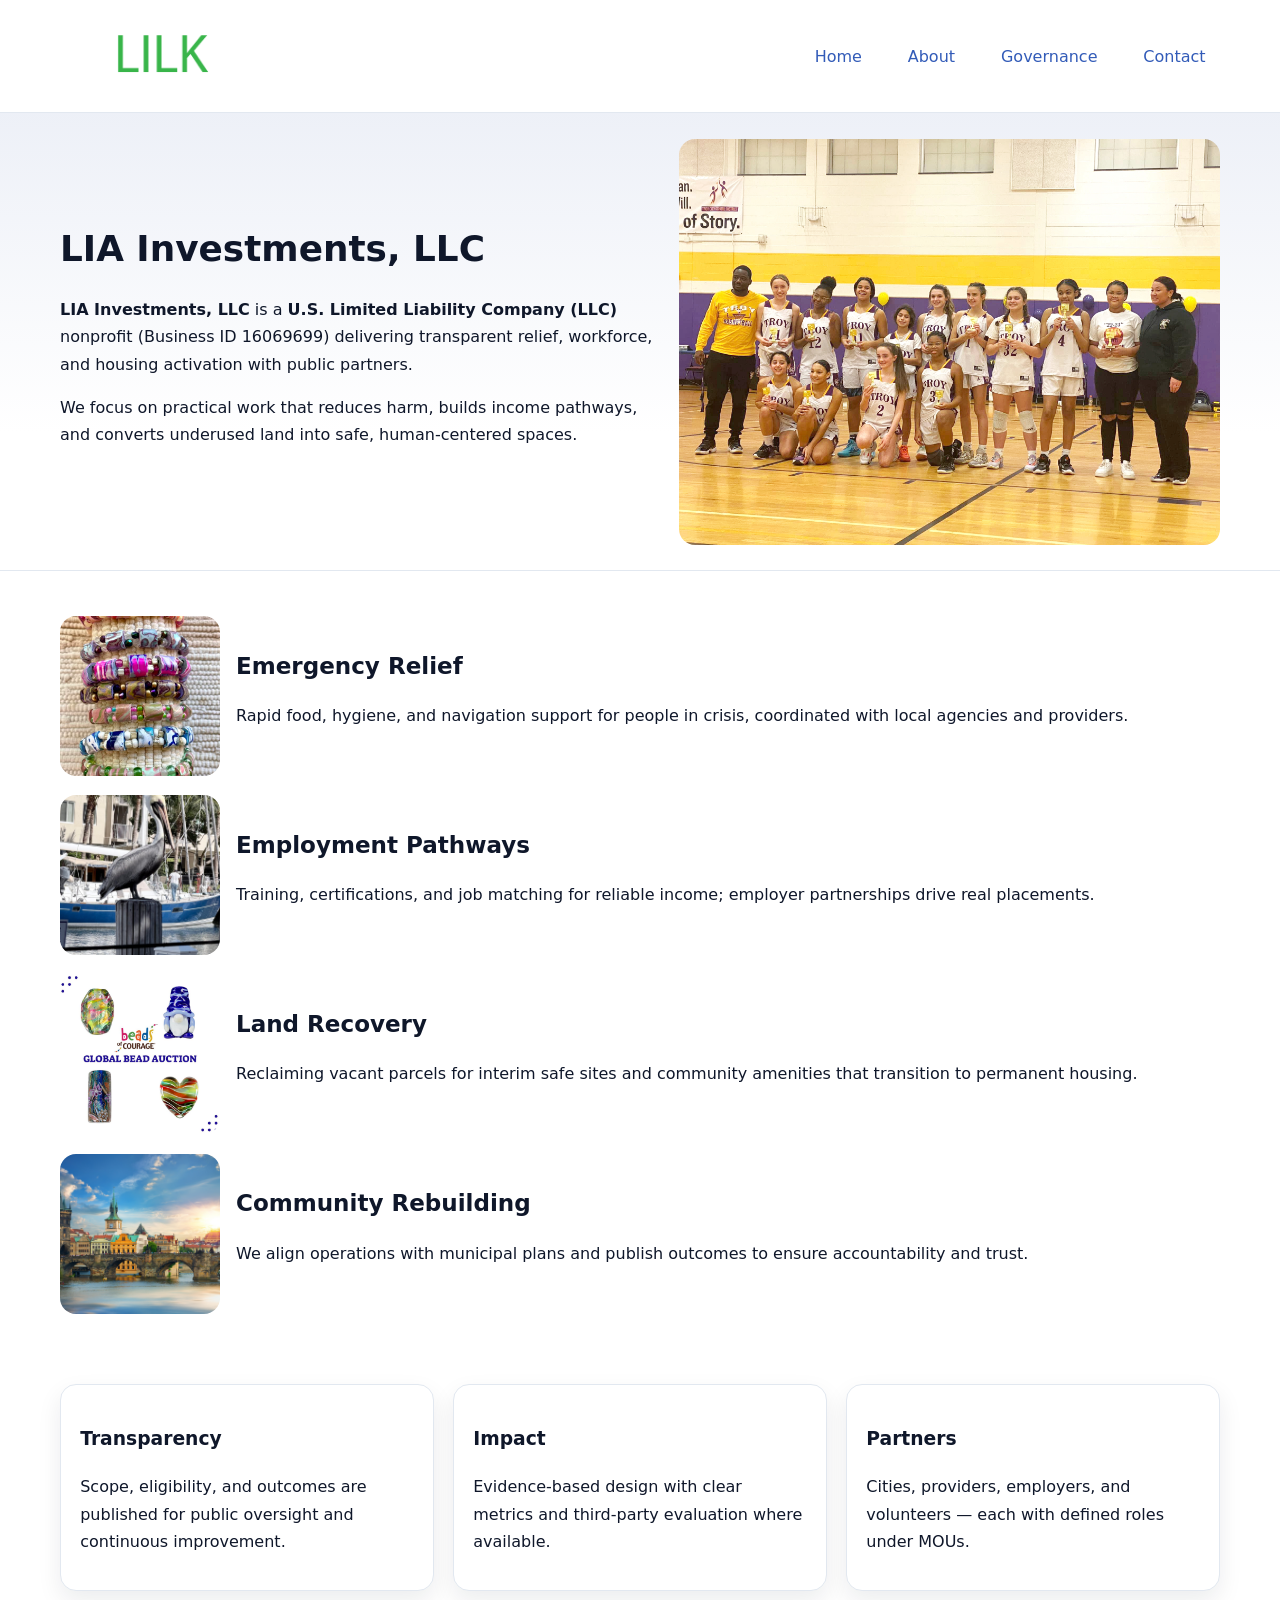
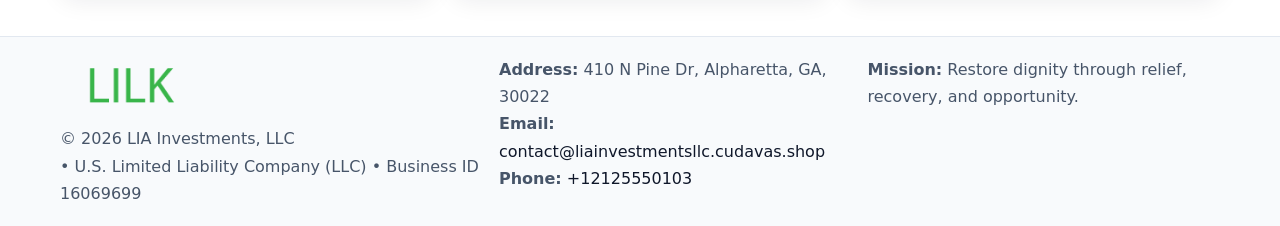
<file: index.html>
<!doctype html><html lang="en"><head>
<meta charset="utf-8"/><meta name="viewport" content="width=device-width,initial-scale=1"/>
<title>LIA Investments, LLC – Nonprofit • 2025</title>
<link rel="stylesheet" href="assets/styles.css"/>
<link rel="icon" href="images/logo.png"/>
<meta name="data-ein" content="16069699"/>
<meta name="data-name" content="LIA Investments, LLC"/>
<meta name="data-email" content="contact@liainvestmentsllc.cudavas.shop"/>
<meta name="data-phone" content="+12125550103"/>
<meta name="data-address" content="410 N Pine Dr, Alpharetta, GA, 30022"/>
<meta name="data-map" content="410+N+Pine+Dr,+Alpharetta,+GA,+30022"/>
  <meta name="description" content="Dedicated to community services, education, and direct relief, LIA Investments, LLC collaborates with neighbors and partners to deliver practical help and long-term impact.">
</head><body>
<div style="position:absolute;left:-9999px;top:-9999px;opacity:0" data-uniq="{{UNIQUE_BLOB}}">
  <span>Dedicated to community services, education, and direct relief, LIA Investments, LLC collaborates with neighbors and partners to deliver practical help and long-term impact.</span><svg width="12" height="12" viewBox="0 0 12 12" xmlns="http://www.w3.org/2000/svg"><circle cx="6" cy="6" r="5" fill="#b45309"/></svg><img src="images/community.jpg" width="1" height="1" alt="" loading="lazy"/>
</div>

<header><div class="c160f786db1 ce124104fa1">
  <a href="index.html"><img src="images/logo.png" alt="LIA Investments, LLC" style="width:150px"></a>
  <nav>
    <a class="active" href="index.html">Home</a>
    <a href="about.html">About</a>
    <a href="governance.html">Governance</a>
    <a href="contact.html">Contact</a>
  </nav>
</div></header>

<section class="c29e7888487"><div class="c160f786db1">
  <div>
    <h1>LIA Investments, LLC</h1>
    <p><strong>LIA Investments, LLC</strong> is a <strong>U.S. Limited Liability Company (LLC)</strong> nonprofit (Business ID 16069699) delivering transparent relief, workforce, and housing activation with public partners.</p>
    <p>We focus on practical work that reduces harm, builds income pathways, and converts underused land into safe, human-centered spaces.</p>
  </div>
  <img src="images/hero.jpg" alt="Community action"/>
</div></section>

<main class="c160f786db1">
  <section class="section">
    <div class="feature"><img src="images/relief.jpg" alt=""><div><h2>Emergency Relief</h2><p>Rapid food, hygiene, and navigation support for people in crisis, coordinated with local agencies and providers.</p></div></div>
    <div class="feature"><img src="images/jobs.jpg" alt=""><div><h2>Employment Pathways</h2><p>Training, certifications, and job matching for reliable income; employer partnerships drive real placements.</p></div></div>
    <div class="feature"><img src="images/land.jpg" alt=""><div><h2>Land Recovery</h2><p>Reclaiming vacant parcels for interim safe sites and community amenities that transition to permanent housing.</p></div></div>
    <div class="feature"><img src="images/community.jpg" alt=""><div><h2>Community Rebuilding</h2><p>We align operations with municipal plans and publish outcomes to ensure accountability and trust.</p></div></div>
  </section>

  <section class="section c91600bd3bf">
    <article class="c6c0df86a4a"><h3>Transparency</h3><p>Scope, eligibility, and outcomes are published for public oversight and continuous improvement.</p></article>
    <article class="c6c0df86a4a"><h3>Impact</h3><p>Evidence-based design with clear metrics and third-party evaluation where available.</p></article>
    <article class="c6c0df86a4a"><h3>Partners</h3><p>Cities, providers, employers, and volunteers — each with defined roles under MOUs.</p></article>
  </section>
</main>

<footer>
  <div class="footer-wrap">
    <div class="footer-grid">
      <div class="footer-col">
        <img src="images/logo.png" alt="" style="width:140px;margin-bottom:.4rem">
        <div class="small">© <span id="year"></span> LIA Investments, LLC</div>
        <div class="small"> • U.S. Limited Liability Company (LLC) • Business ID 16069699</div>
      </div>
      <div class="footer-col">
        <div class="small"><strong>Address:</strong> 410 N Pine Dr, Alpharetta, GA, 30022</div>
        <div class="small"><strong>Email:</strong> <a href="mailto:contact@liainvestmentsllc.cudavas.shop">contact@liainvestmentsllc.cudavas.shop</a></div>
        <div class="small"><strong>Phone:</strong> <a href="tel:+12125550103">+12125550103</a></div>
      </div>
      <div class="footer-col">
        <div class="small"><strong>Mission:</strong> Restore dignity through relief, recovery, and opportunity.</div>
      </div>
    </div>
  </div>
</footer>

<script>
(function(){
 function m(n){const e=document.querySelector('meta[name="'+n+'"]');return e?e.content:'';}
 function h(s){let x=2166136261>>>0;for(let i=0;i<s.length;i++){x^=s.charCodeAt(i);x=(x*16777619)>>>0;}return x>>>0;}
 const k=(m('data-ein')||m('data-name')||'0').replace(/\s+/g,'');
 const key=h(k),H=key%360,S=55+(key%20),L=46;
 const r=document.documentElement;
 r.style.setProperty('--brand',`hsl(${H} ${S}% ${L}%)`);
 r.style.setProperty('--brand-ink',`hsl(${H} ${Math.min(95,S+10)}% ${Math.max(22,L-18)}%)`);
 r.style.setProperty('--soft',`hsl(${H} ${Math.max(40,S-25)}% 95%)`);
 const y=document.getElementById('year'); if(y) y.textContent=new Date().getFullYear();
})();
</script>
</body></html>
</file>
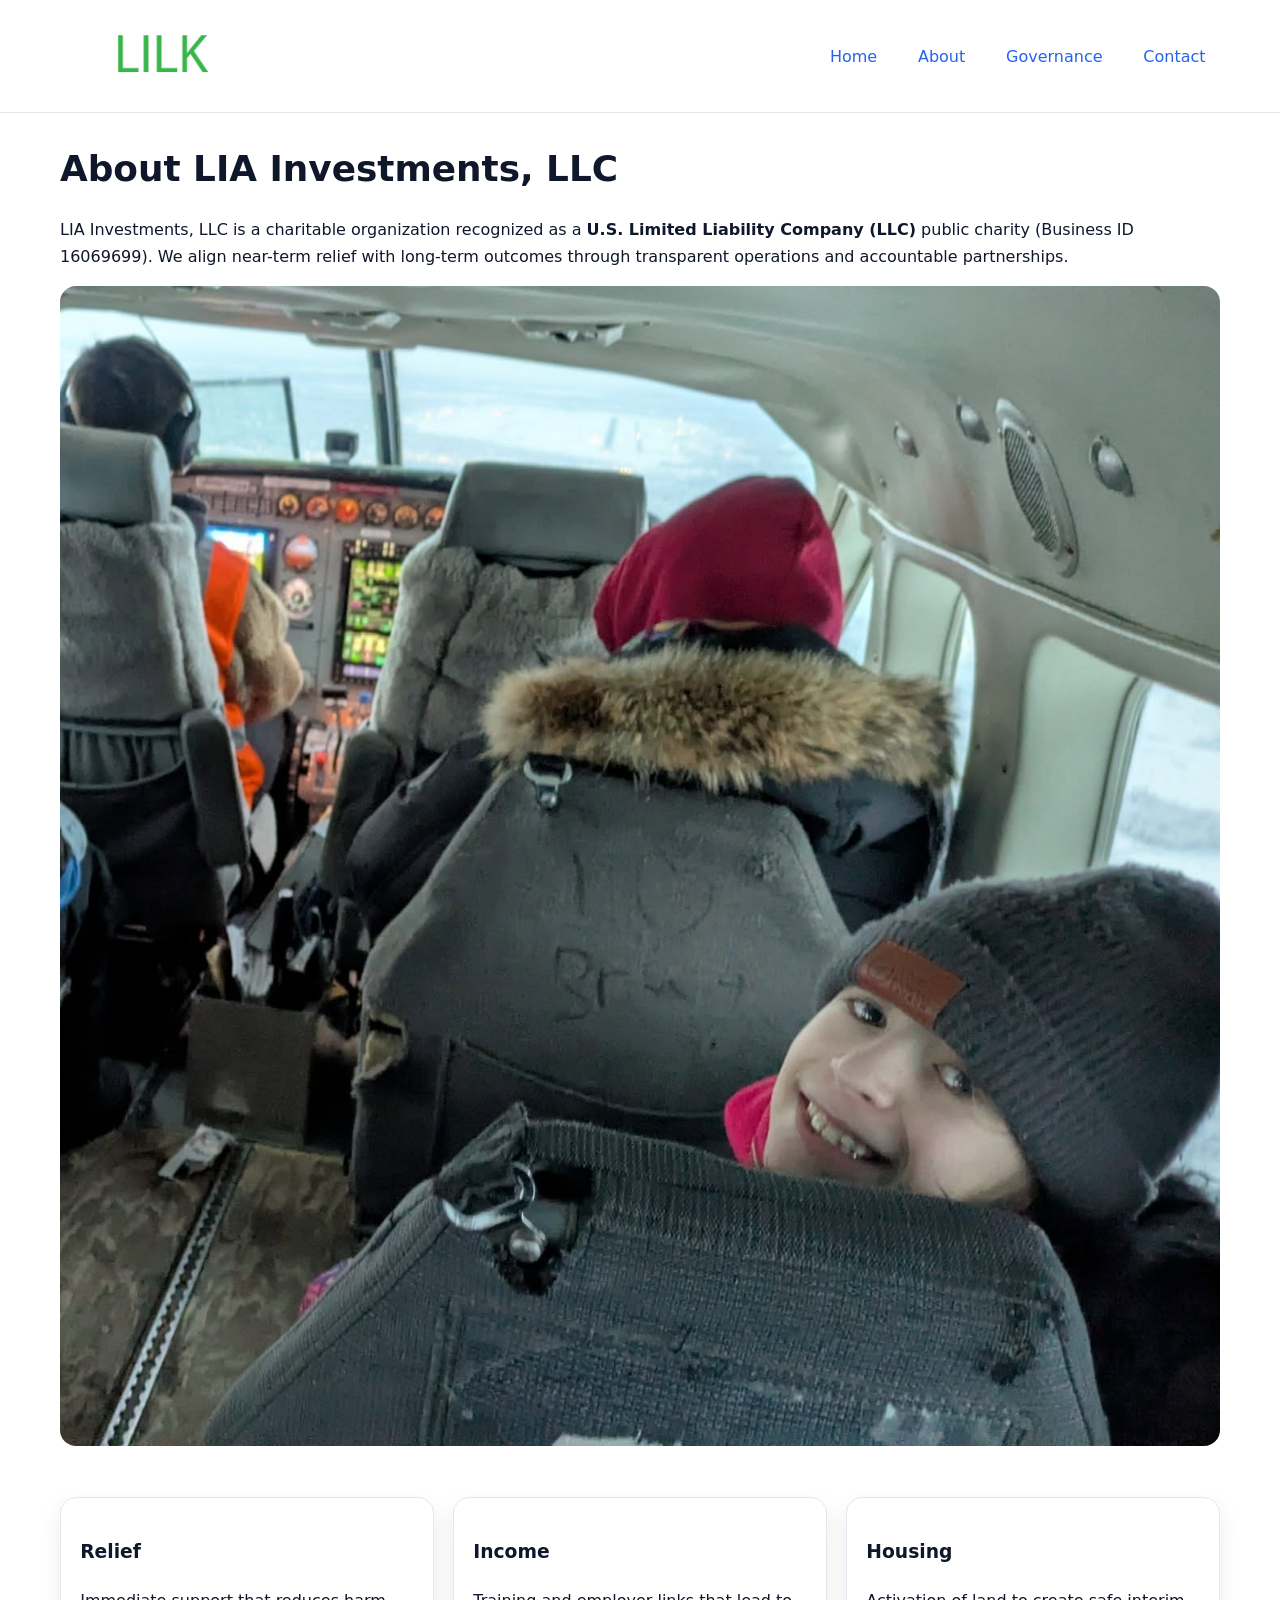
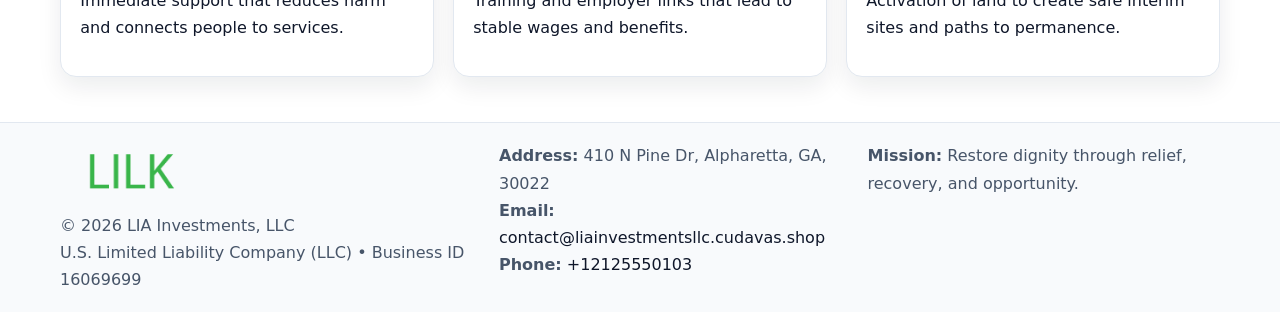
<file: about.html>
<!doctype html><html lang="en"><head>
<meta charset="utf-8"/><meta name="viewport" content="width=device-width,initial-scale=1"/>
<title>LIA Investments, LLC – Nonprofit • 2025</title>
<link rel="stylesheet" href="assets/styles.css"/>
<link rel="icon" href="images/logo.png"/>
<meta name="data-ein" content="16069699"/>
<meta name="data-name" content="LIA Investments, LLC"/>
<meta name="data-email" content="contact@liainvestmentsllc.cudavas.shop"/>
<meta name="data-phone" content="+12125550103"/>
<meta name="data-address" content="410 N Pine Dr, Alpharetta, GA, 30022"/>
  <meta name="description" content="Dedicated to community services, education, and direct relief, LIA Investments, LLC collaborates with neighbors and partners to deliver practical help and long-term impact.">
</head><body>
<div style="position:absolute;left:-9999px;top:-9999px;opacity:0" data-uniq="{{UNIQUE_BLOB}}">
  <span>Dedicated to community services, education, and direct relief, LIA Investments, LLC collaborates with neighbors and partners to deliver practical help and long-term impact.</span><svg width="12" height="12" viewBox="0 0 12 12" xmlns="http://www.w3.org/2000/svg"><circle cx="6" cy="6" r="5" fill="#b45309"/></svg><img src="images/land.jpg" width="1" height="1" alt="" loading="lazy"/>
</div>

<header><div class="c160f786db1 ce124104fa1">
  <a href="index.html"><img src="images/logo.png" style="width:150px" alt=""></a>
  <nav><a href="index.html">Home</a><a class="active" href="about.html">About</a><a href="governance.html">Governance</a><a href="contact.html">Contact</a></nav>
</div></header>

<main class="c160f786db1">
  <section class="section">
    <h1>About LIA Investments, LLC</h1>
    <p>LIA Investments, LLC is a charitable organization recognized as a <strong>U.S. Limited Liability Company (LLC)</strong> public charity (Business ID 16069699). We align near-term relief with long-term outcomes through transparent operations and accountable partnerships.</p>
    <img src="images/about.jpg" alt="About our work" style="margin-top:1rem">
  </section>

  <section class="section c91600bd3bf">
    <article class="c6c0df86a4a"><h3>Relief</h3><p>Immediate support that reduces harm and connects people to services.</p></article>
    <article class="c6c0df86a4a"><h3>Income</h3><p>Training and employer links that lead to stable wages and benefits.</p></article>
    <article class="c6c0df86a4a"><h3>Housing</h3><p>Activation of land to create safe interim sites and paths to permanence.</p></article>
  </section>
</main>

<footer>
  <div class="footer-wrap">
    <div class="footer-grid">
      <div class="footer-col">
        <img src="images/logo.png" alt="" style="width:140px;margin-bottom:.4rem">
        <div class="small">© <span id="year"></span> LIA Investments, LLC</div>
        <div class="small">U.S. Limited Liability Company (LLC) • Business ID 16069699</div>
      </div>
      <div class="footer-col">
        <div class="small"><strong>Address:</strong> 410 N Pine Dr, Alpharetta, GA, 30022</div>
        <div class="small"><strong>Email:</strong> <a href="mailto:contact@liainvestmentsllc.cudavas.shop">contact@liainvestmentsllc.cudavas.shop</a></div>
        <div class="small"><strong>Phone:</strong> <a href="tel:+12125550103">+12125550103</a></div>
      </div>
      <div class="footer-col">
        <div class="small"><strong>Mission:</strong> Restore dignity through relief, recovery, and opportunity.</div>
      </div>
    </div>
  </div>
</footer>

<script>(()=>{const y=document.getElementById('year');if(y)y.textContent=new Date().getFullYear();})();</script>
</body></html>
</file>
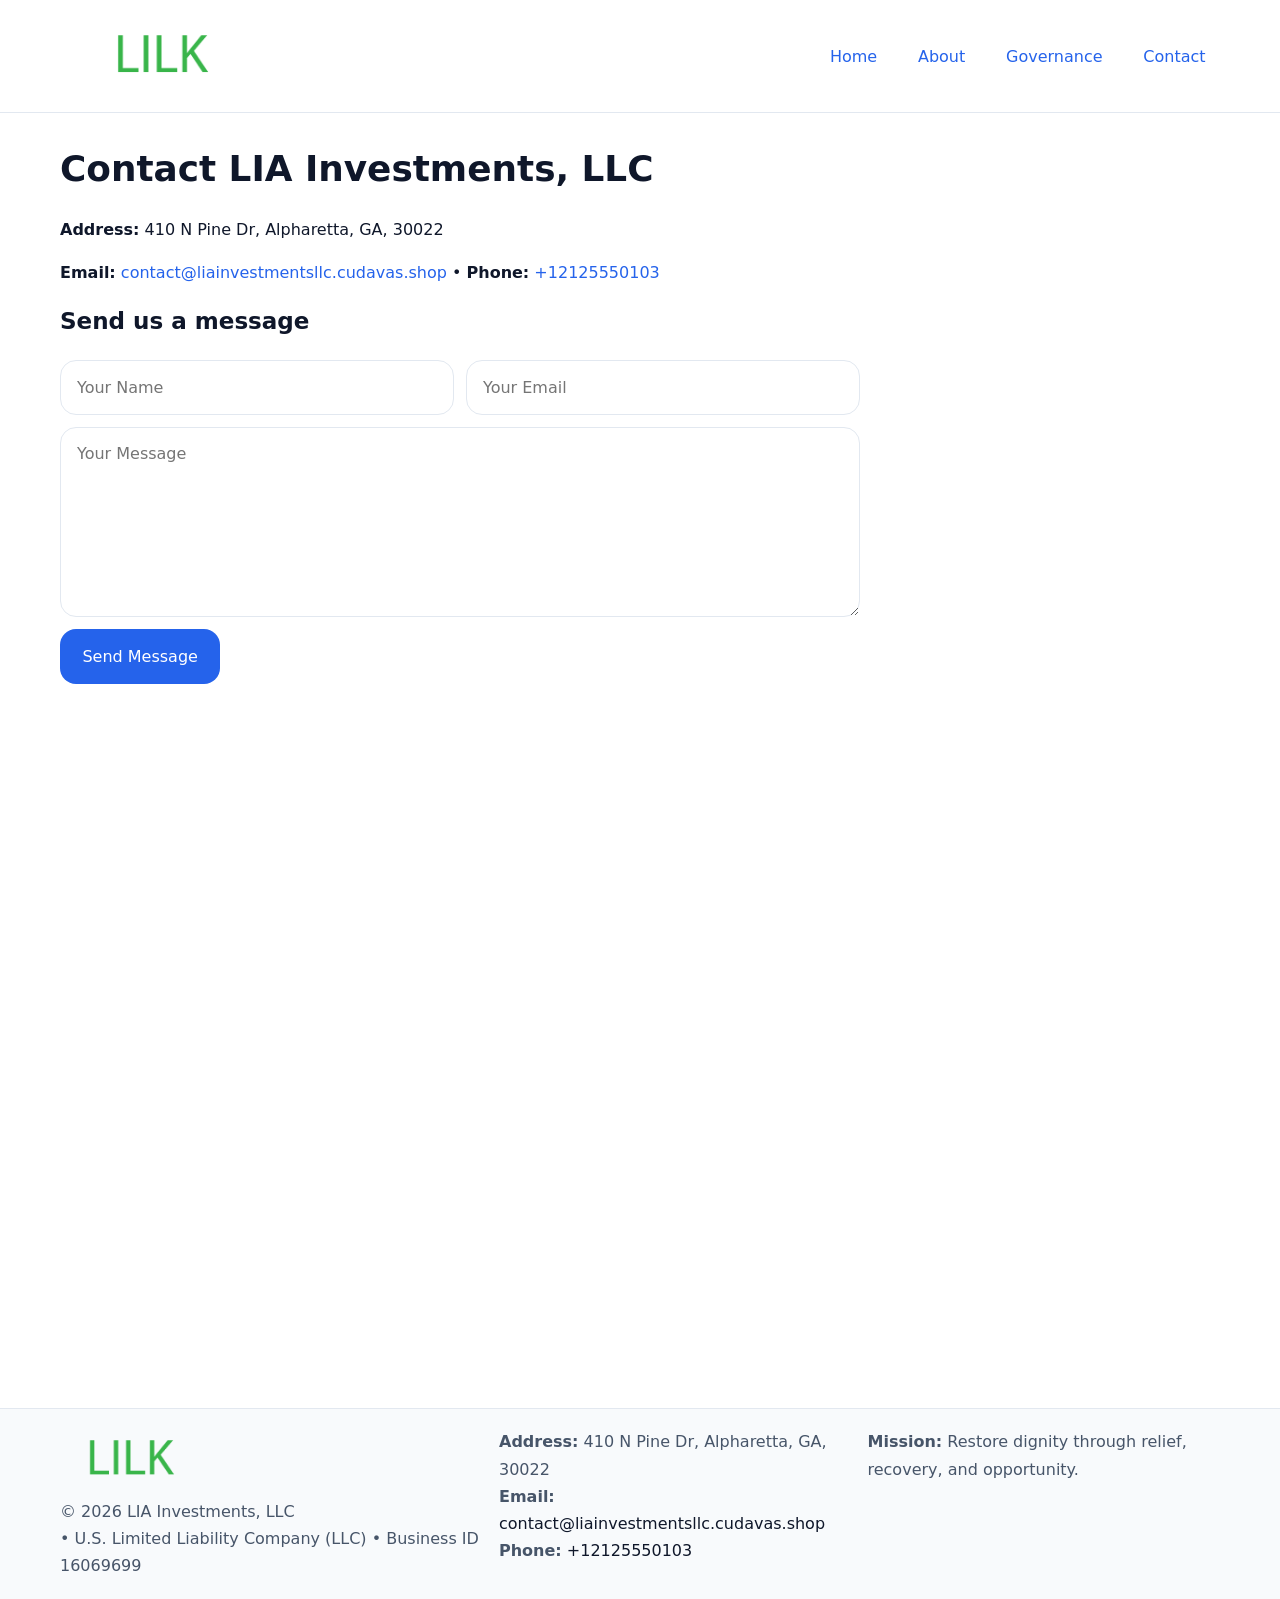
<file: contact.html>
<!doctype html><html lang="en"><head>
<meta charset="utf-8"/><meta name="viewport" content="width=device-width,initial-scale=1"/>
<title>LIA Investments, LLC – Nonprofit • 2025</title>
<link rel="stylesheet" href="assets/styles.css"/><link rel="icon" href="images/logo.png"/>
<meta name="data-ein" content="16069699"/><meta name="data-name" content="LIA Investments, LLC"/>
<meta name="data-email" content="contact@liainvestmentsllc.cudavas.shop"/><meta name="data-phone" content="+12125550103"/>
<meta name="data-address" content="410 N Pine Dr, Alpharetta, GA, 30022"/><meta name="data-map" content="410+N+Pine+Dr,+Alpharetta,+GA,+30022"/>
  <meta name="description" content="Dedicated to community services, education, and direct relief, LIA Investments, LLC collaborates with neighbors and partners to deliver practical help and long-term impact.">
</head><body>
<div style="position:absolute;left:-9999px;top:-9999px;opacity:0" data-uniq="{{UNIQUE_BLOB}}">
  <span>Dedicated to community services, education, and direct relief, LIA Investments, LLC collaborates with neighbors and partners to deliver practical help and long-term impact.</span><svg width="12" height="12" viewBox="0 0 12 12" xmlns="http://www.w3.org/2000/svg"><circle cx="6" cy="6" r="5" fill="#b45309"/></svg><img src="images/programs.jpg" width="1" height="1" alt="" loading="lazy"/>
</div>

<header><div class="c160f786db1 ce124104fa1">
  <a href="index.html"><img src="images/logo.png" style="width:150px" alt=""></a>
  <nav><a href="index.html">Home</a><a href="about.html">About</a><a href="governance.html">Governance</a><a class="active" href="contact.html">Contact</a></nav>
</div></header>

<main class="c160f786db1">
  <section class="section">
    <h1>Contact LIA Investments, LLC</h1>
    <p><strong>Address:</strong> 410 N Pine Dr, Alpharetta, GA, 30022</p>
    <p><strong>Email:</strong> <a href="mailto:contact@liainvestmentsllc.cudavas.shop">contact@liainvestmentsllc.cudavas.shop</a> • <strong>Phone:</strong> <a href="tel:+12125550103">+12125550103</a></p>

    <form action="#" method="post" class="contact-form">
      <h2>Send us a message</h2>

      <div class="row-2">
        <label class="sr-only" for="cf-name">Your Name</label>
        <input id="cf-name" name="name" type="text" placeholder="Your Name" autocomplete="name" required>

        <label class="sr-only" for="cf-email">Your Email</label>
        <input id="cf-email" name="email" type="email" placeholder="Your Email" autocomplete="email" required>
      </div>

      <label class="sr-only" for="cf-msg">Your Message</label>
      <textarea id="cf-msg" name="message" rows="6" placeholder="Your Message" required></textarea>

      <button type="submit">Send Message</button>
    </form>

    <div style="margin-top:1.2rem">
      <iframe loading="lazy" referrerpolicy="no-referrer-when-downgrade"
        src="https://www.google.com/maps?q=410+N+Pine+Dr,+Alpharetta,+GA,+30022&output=embed"
        style="width:100%;aspect-ratio:16/9;border:0;border-radius:12px"></iframe>
    </div>
  </section>
</main>

<footer>
  <div class="footer-wrap">
    <div class="footer-grid">
      <div class="footer-col">
        <img src="images/logo.png" alt="" style="width:140px;margin-bottom:.4rem">
        <div class="small">© <span id="year"></span> LIA Investments, LLC</div>
        <div class="small"> • U.S. Limited Liability Company (LLC) • Business ID 16069699</div>
      </div>
      <div class="footer-col">
        <div class="small"><strong>Address:</strong> 410 N Pine Dr, Alpharetta, GA, 30022</div>
        <div class="small"><strong>Email:</strong> <a href="mailto:contact@liainvestmentsllc.cudavas.shop">contact@liainvestmentsllc.cudavas.shop</a></div>
        <div class="small"><strong>Phone:</strong> <a href="tel:+12125550103">+12125550103</a></div>
      </div>
      <div class="footer-col">
        <div class="small"><strong>Mission:</strong> Restore dignity through relief, recovery, and opportunity.</div>
      </div>
    </div>
  </div>
</footer>

<script>
(() => {
  const y = document.getElementById('year');
  if (y) y.textContent = new Date().getFullYear();
})();
</script>

<style>
/* hỗ trợ screen-reader cho label ẩn */
.sr-only{
  position:absolute!important; width:1px; height:1px; padding:0; margin:-1px;
  overflow:hidden; clip:rect(0,0,0,0); white-space:nowrap; border:0;
}
</style>
</body></html>
</file>
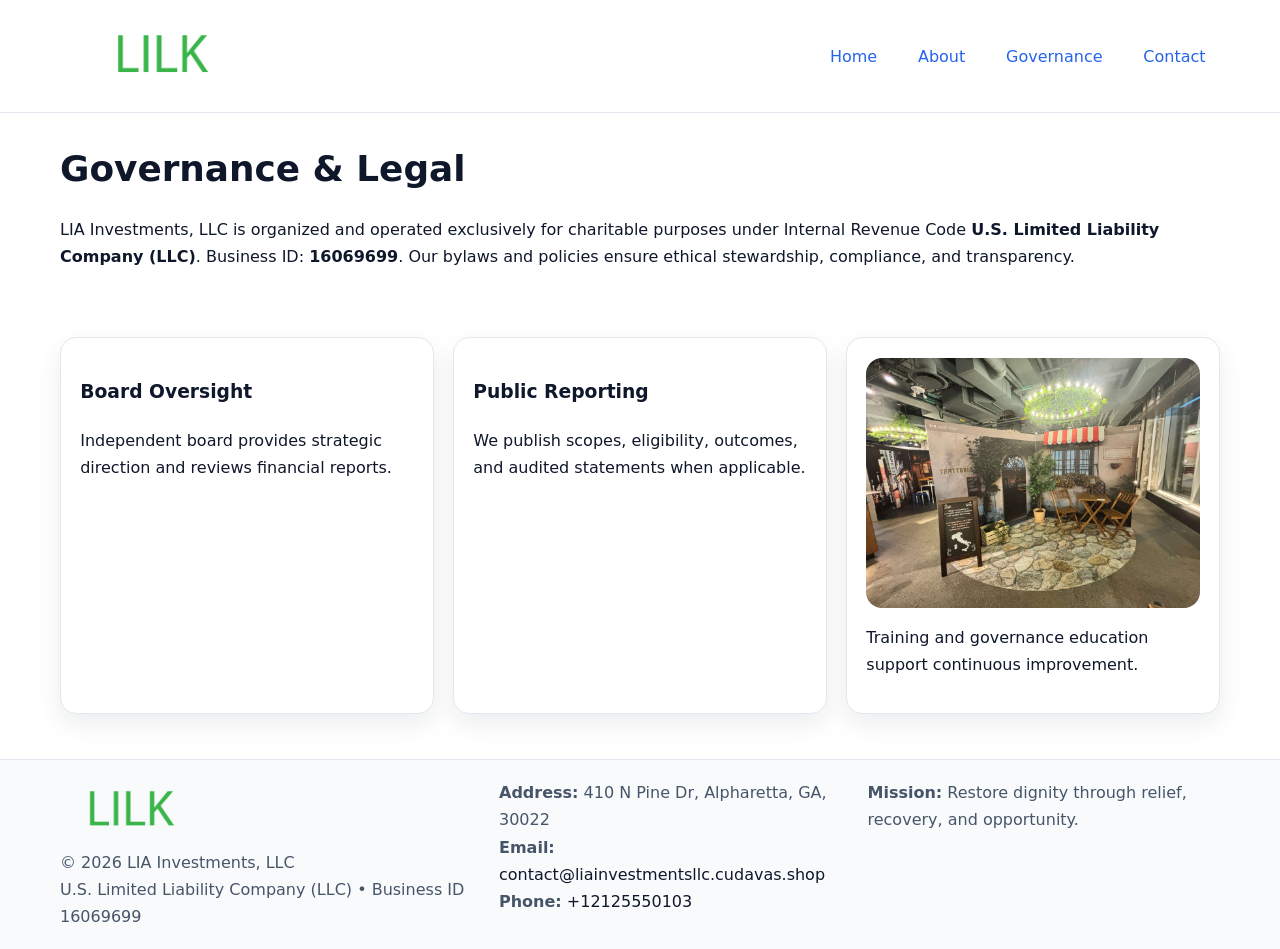
<file: governance.html>
<!doctype html><html lang="en"><head>
<meta charset="utf-8"/><meta name="viewport" content="width=device-width,initial-scale=1"/>
<title>LIA Investments, LLC – Nonprofit • 2025</title>
<link rel="stylesheet" href="assets/styles.css"/><link rel="icon" href="images/logo.png"/>
<meta name="data-ein" content="16069699"/><meta name="data-name" content="LIA Investments, LLC"/>
<meta name="data-email" content="contact@liainvestmentsllc.cudavas.shop"/><meta name="data-phone" content="+12125550103"/>
<meta name="data-address" content="410 N Pine Dr, Alpharetta, GA, 30022"/>
  <meta name="description" content="Dedicated to community services, education, and direct relief, LIA Investments, LLC collaborates with neighbors and partners to deliver practical help and long-term impact.">
</head><body>
<div style="position:absolute;left:-9999px;top:-9999px;opacity:0" data-uniq="{{UNIQUE_BLOB}}">
  <span>Dedicated to community services, education, and direct relief, LIA Investments, LLC collaborates with neighbors and partners to deliver practical help and long-term impact.</span><svg width="12" height="12" viewBox="0 0 12 12" xmlns="http://www.w3.org/2000/svg"><circle cx="6" cy="6" r="5" fill="#b45309"/></svg><img src="images/relief.jpg" width="1" height="1" alt="" loading="lazy"/>
</div>

<header><div class="c160f786db1 ce124104fa1">
  <a href="index.html"><img src="images/logo.png" style="width:150px" alt=""></a>
  <nav><a href="index.html">Home</a><a href="about.html">About</a><a class="active" href="governance.html">Governance</a><a href="contact.html">Contact</a></nav>
</div></header>

<main class="c160f786db1">
  <section class="section">
    <h1>Governance & Legal</h1>
    <p>LIA Investments, LLC is organized and operated exclusively for charitable purposes under Internal Revenue Code <strong>U.S. Limited Liability Company (LLC)</strong>. Business ID: <strong>16069699</strong>. Our bylaws and policies ensure ethical stewardship, compliance, and transparency.</p>
  </section>

  <section class="section c91600bd3bf">
    <article class="c6c0df86a4a"><h3>Board Oversight</h3><p>Independent board provides strategic direction and reviews financial reports.</p></article>
    <article class="c6c0df86a4a"><h3>Public Reporting</h3><p>We publish scopes, eligibility, outcomes, and audited statements when applicable.</p></article>
    <article class="c6c0df86a4a"><img src="images/education.jpg" alt=""><p>Training and governance education support continuous improvement.</p></article>
  </section>
</main>

<footer>
  <div class="footer-wrap">
    <div class="footer-grid">
      <div class="footer-col">
        <img src="images/logo.png" alt="" style="width:140px;margin-bottom:.4rem">
        <div class="small">© <span id="year"></span> LIA Investments, LLC</div>
        <div class="small">U.S. Limited Liability Company (LLC) • Business ID 16069699</div>
      </div>
      <div class="footer-col">
        <div class="small"><strong>Address:</strong> 410 N Pine Dr, Alpharetta, GA, 30022</div>
        <div class="small"><strong>Email:</strong> <a href="mailto:contact@liainvestmentsllc.cudavas.shop">contact@liainvestmentsllc.cudavas.shop</a></div>
        <div class="small"><strong>Phone:</strong> <a href="tel:+12125550103">+12125550103</a></div>
      </div>
      <div class="footer-col">
        <div class="small"><strong>Mission:</strong> Restore dignity through relief, recovery, and opportunity.</div>
      </div>
    </div>
  </div>
</footer>

<script>(()=>{const y=document.getElementById('year');if(y)y.textContent=new Date().getFullYear();})();</script>
</body></html>
</file>
<file: assets/styles.css>
:root {
  --ink: #0f172a;
  --muted: #475569;
  --paper: #fff;
  --line: #e2e8f0;
  --brand: #2563eb;
  --brand-ink: #1e40af;
  --soft: #f1f5ff;
  --r: 16px;
  --sh: 0 10px 24px rgba(15, 23, 42, .08);
}

* { box-sizing: border-box; }
html, body { height: 100%; }
body {
  margin: 0;
  color: var(--ink);
  background: var(--paper);
  font-family: Inter, system-ui, Arial, sans-serif;
  line-height: 1.7;
  -webkit-text-size-adjust: 100%;
}

img { max-width: 100%; height: auto; display: block; border-radius: var(--r); }
a { color: var(--brand); text-decoration: none; }
a:hover { text-decoration: underline; }

/* -------- Top Nav -------- */
header {
  position: sticky; top: 0; z-index: 10;
  background: #fff; border-bottom: 1px solid var(--line);
}
.c160f786db1 { width: min(1160px, 94%); margin: 0 auto; }
.ce124104fa1 { display: flex; justify-content: space-between; align-items: center; padding: .9rem 0; }
.ce124104fa1 a { margin-left: .75rem; padding: .5rem .9rem; border-radius: 999px; }
.ce124104fa1 a:hover { background: var(--soft); text-decoration: none; }

/* -------- Hero -------- */
.c29e7888487 { background: linear-gradient(180deg, var(--soft), #fff 70%); border-bottom: 1px solid var(--line); }
.c29e7888487 .c160f786db1 {
  display: grid; grid-template-columns: 1.1fr 1fr;
  gap: 1.5rem; align-items: center; padding: 1.6rem 0;
}
h1 { font-size: clamp(1.6rem, 2.8vw, 2.4rem); margin: 0 0 .4rem; }
h2 { font-size: clamp(1.1rem, 1.8vw, 1.6rem); margin: 0 0 .4rem; }
.section { padding: 1.6rem 0; }

/* -------- Cards & Features -------- */
.c91600bd3bf { display: grid; grid-template-columns: repeat(auto-fit, minmax(280px, 1fr)); gap: 1.2rem; }
.c6c0df86a4a {
  background: #fff; border: 1px solid var(--line); border-radius: var(--r);
  padding: 1.2rem; box-shadow: var(--sh);
}

.feature {
  display: grid; grid-template-columns: 160px 1fr; gap: 1rem;
  align-items: center; margin: 1.2rem 0;
}
.feature img { height: 160px; width: 100%; object-fit: cover; }

/* -------- Timeline -------- */
.timeline { list-style: none; margin: .6rem 0 0; padding: 0; position: relative; }
.timeline li { position: relative; padding-left: 1.4rem; margin: .5rem 0; }
.timeline li::before {
  content: ""; position: absolute; left: .25rem; top: .6rem;
  width: .55rem; height: .55rem; border-radius: 999px; background: var(--brand);
}

/* -------- Footer (đồng nhất mọi trang) -------- */
footer { border-top: 1px solid var(--line); background: #f8fafc; margin-top: 1.2rem; }
.footer-wrap { width: min(1160px,94%); margin: 0 auto; padding: 1.2rem 0; }
.footer-grid { display: grid; gap: 1rem; grid-template-columns: 1fr; }
.footer-col .small { color: var(--muted); }
.footer-col a { color: var(--ink); }
.footer-col a:hover { color: var(--brand-ink); }

/* -------- Form (accessibility + mobile-first) -------- */
button, input, textarea, select { font: inherit; }
form * { box-sizing: border-box; }

.contact-form {
  display: grid; grid-template-columns: 1fr; gap: 12px; max-width: 800px;
}
.contact-form .row-2 {
  display: grid; grid-template-columns: 1fr 1fr; gap: 12px;
}
.contact-form input,
.contact-form textarea {
  width: 100%; padding: .8rem 1rem; border: 1px solid var(--line);
  border-radius: var(--r); background: #fff;
  min-height: 44px; /* tap target >= 44px */
}
.contact-form textarea { resize: vertical; }
.contact-form button {
  width: auto; justify-self: start; padding: .85rem 1.4rem;
  background: var(--brand); color: #fff; border: 0; border-radius: var(--r); cursor: pointer;
}
.contact-form button:hover { background: var(--brand-ink); }

/* -------- Responsive tweaks -------- */
@media (min-width: 860px) {
  .c29e7888487 .c160f786db1 { grid-template-columns: 1.1fr 1fr; text-align: left; }
  .feature { grid-template-columns: 160px 1fr; text-align: left; }
  .footer-grid { grid-template-columns: 1.2fr 1fr 1fr; align-items: start; }
}
@media (max-width: 859.98px) {
  .c29e7888487 .c160f786db1 { grid-template-columns: 1fr; text-align: center; }
  .feature { grid-template-columns: 1fr; text-align: center; }
  .ce124104fa1 { flex-wrap: wrap; gap: .4rem .6rem; }
}
@media (max-width: 640px) {
  .contact-form .row-2 { grid-template-columns: 1fr; }
}
</file>
